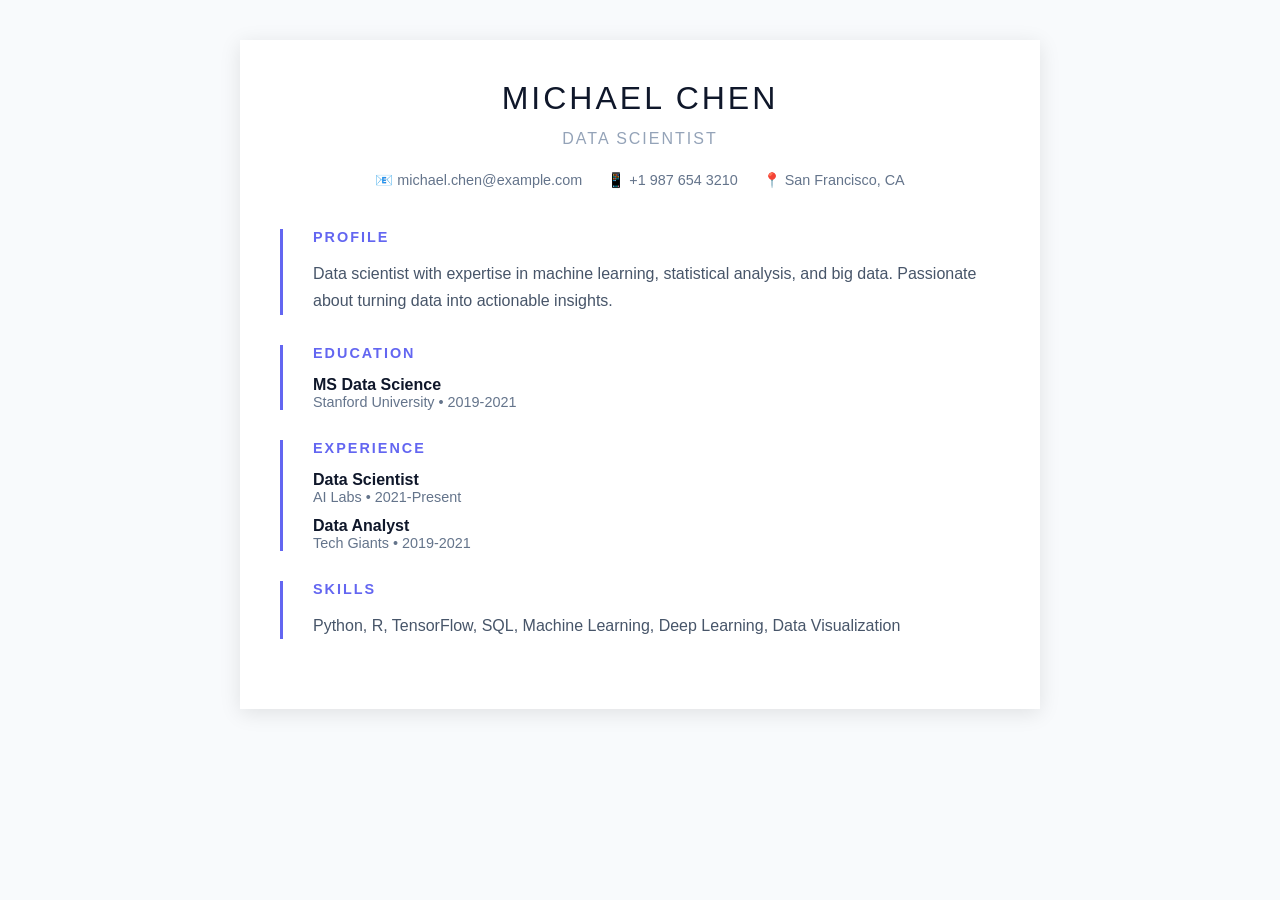
<file: templates/t3-modern.html>
<!DOCTYPE html>
<html lang="en">
<head>
    <meta charset="UTF-8">
    <meta name="viewport" content="width=device-width, initial-scale=1.0">
    <title>Modern Template Preview</title>
    <style>
        * { margin: 0; padding: 0; box-sizing: border-box; }
        body { font-family: 'Helvetica', Arial, sans-serif; padding: 40px; background: #f8fafc; }
        .resume { max-width: 800px; margin: 0 auto; background: white; padding: 40px; box-shadow: 0 4px 20px rgba(0,0,0,0.1); }
        .header { text-align: center; margin-bottom: 40px; }
        .name { font-size: 2rem; font-weight: 300; letter-spacing: 3px; margin-bottom: 8px; color: #0f172a; }
        .title { font-size: 1rem; color: #94a3b8; letter-spacing: 2px; margin-bottom: 20px; }
        .contact { display: flex; justify-content: center; gap: 25px; color: #64748b; font-size: 0.9rem; }
        .section { margin-bottom: 30px; padding-left: 30px; border-left: 3px solid #6366f1; }
        .section h3 { font-size: 0.9rem; text-transform: uppercase; letter-spacing: 2px; color: #6366f1; margin-bottom: 15px; }
        .item { margin-bottom: 12px; }
        .item div:first-child { font-weight: 600; color: #0f172a; }
        .item div:last-child { color: #64748b; font-size: 0.9rem; }
        p { color: #475569; line-height: 1.7; }
    </style>
</head>
<body>
    <div class="resume">
        <div class="header">
            <h1 class="name">MICHAEL CHEN</h1>
            <p class="title">DATA SCIENTIST</p>
            <div class="contact">
                <span>📧 michael.chen@example.com</span>
                <span>📱 +1 987 654 3210</span>
                <span>📍 San Francisco, CA</span>
            </div>
        </div>

        <div class="section">
            <h3>Profile</h3>
            <p style="font-size: 1rem;">Data scientist with expertise in machine learning, statistical analysis, and big data. Passionate about turning data into actionable insights.</p>
        </div>

        <div class="section">
            <h3>Education</h3>
            <div class="item">
                <div>MS Data Science</div>
                <div>Stanford University • 2019-2021</div>
            </div>
        </div>

        <div class="section">
            <h3>Experience</h3>
            <div class="item">
                <div>Data Scientist</div>
                <div>AI Labs • 2021-Present</div>
            </div>
            <div class="item">
                <div>Data Analyst</div>
                <div>Tech Giants • 2019-2021</div>
            </div>
        </div>

        <div class="section">
            <h3>Skills</h3>
            <p>Python, R, TensorFlow, SQL, Machine Learning, Deep Learning, Data Visualization</p>
        </div>
    </div>
</body>
</html>
</file>
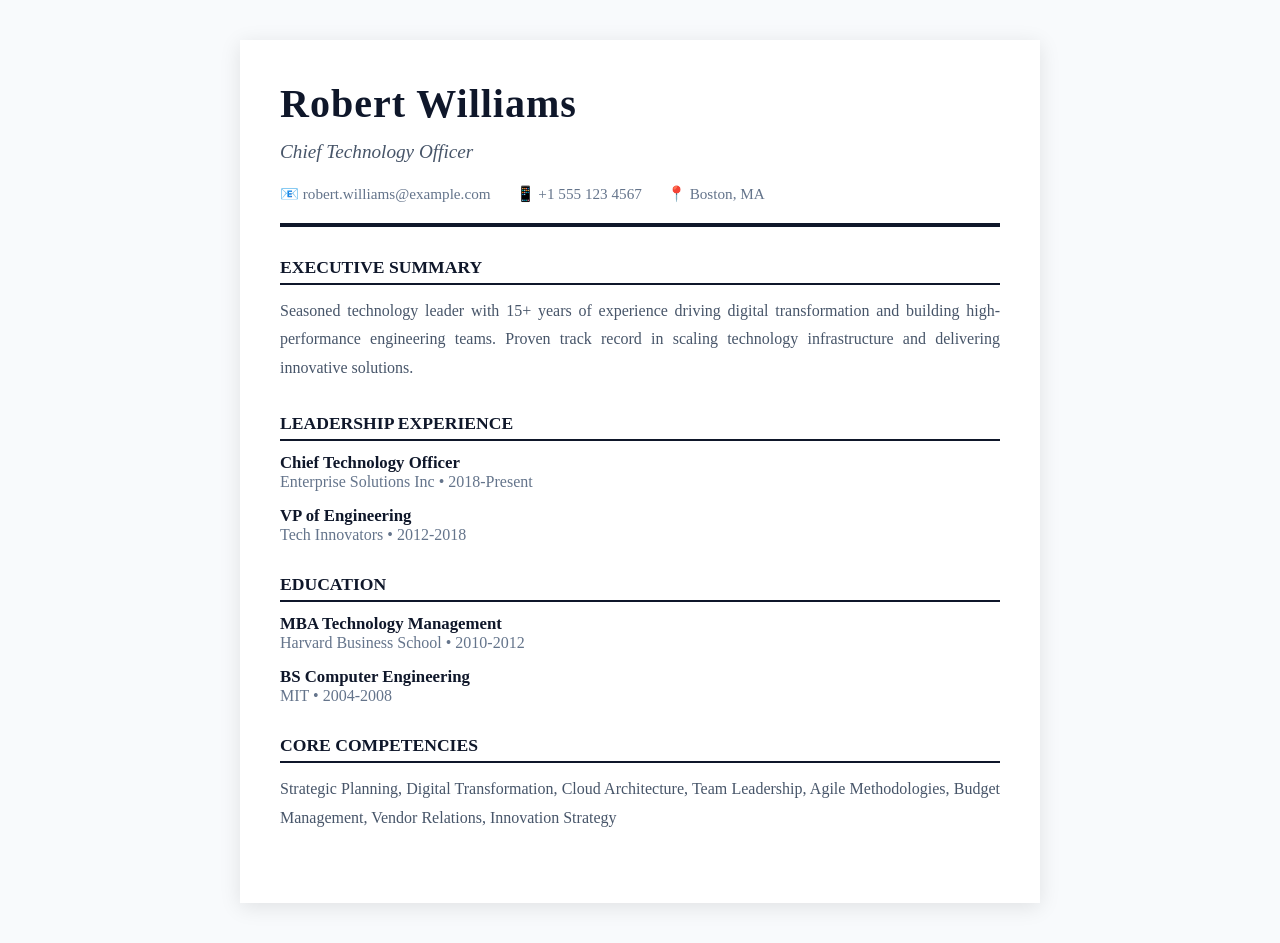
<file: templates/t5-executive.html>
<!DOCTYPE html>
<html lang="en">
<head>
    <meta charset="UTF-8">
    <meta name="viewport" content="width=device-width, initial-scale=1.0">
    <title>Executive Template Preview</title>
    <style>
        * { margin: 0; padding: 0; box-sizing: border-box; }
        body {
            font-family: 'Times New Roman', serif;
            padding: 40px;
            background: #f8fafc;
        }
        .resume {
            max-width: 800px;
            margin: 0 auto;
            background: white;
            padding: 40px;
            box-shadow: 0 4px 20px rgba(0,0,0,0.1);
        }
        .header {
            border-bottom: 4px solid #0f172a;
            padding-bottom: 20px;
            margin-bottom: 30px;
        }
        .name {
            font-size: 2.5rem;
            color: #0f172a;
            font-weight: 700;
            letter-spacing: 1px;
            margin-bottom: 8px;
        }
        .title {
            font-size: 1.2rem;
            color: #475569;
            font-style: italic;
        }
        .contact {
            display: flex;
            gap: 25px;
            margin-top: 15px;
            color: #64748b;
            font-size: 0.95rem;
        }
        .section {
            margin-bottom: 30px;
        }
        .section h3 {
            font-size: 1.1rem;
            color: #0f172a;
            text-transform: uppercase;
            margin-bottom: 12px;
            border-bottom: 2px solid #0f172a;
            padding-bottom: 5px;
        }
        .item {
            margin-bottom: 15px;
        }
        .item div:first-child {
            font-weight: 700;
            color: #0f172a;
            font-size: 1.05rem;
        }
        .item div:last-child {
            color: #64748b;
        }
        p {
            color: #475569;
            line-height: 1.8;
            text-align: justify;
        }
    </style>
</head>
<body>
    <div class="resume">
        <div class="header">
            <h1 class="name">Robert Williams</h1>
            <p class="title">Chief Technology Officer</p>
            <div class="contact">
                <span>📧 robert.williams@example.com</span>
                <span>📱 +1 555 123 4567</span>
                <span>📍 Boston, MA</span>
            </div>
        </div>

        <div class="section">
            <h3>Executive Summary</h3>
            <p>Seasoned technology leader with 15+ years of experience driving digital transformation and building high-performance engineering teams. Proven track record in scaling technology infrastructure and delivering innovative solutions.</p>
        </div>

        <div class="section">
            <h3>Leadership Experience</h3>
            <div class="item">
                <div>Chief Technology Officer</div>
                <div>Enterprise Solutions Inc • 2018-Present</div>
            </div>
            <div class="item">
                <div>VP of Engineering</div>
                <div>Tech Innovators • 2012-2018</div>
            </div>
        </div>

        <div class="section">
            <h3>Education</h3>
            <div class="item">
                <div>MBA Technology Management</div>
                <div>Harvard Business School • 2010-2012</div>
            </div>
            <div class="item">
                <div>BS Computer Engineering</div>
                <div>MIT • 2004-2008</div>
            </div>
        </div>

        <div class="section">
            <h3>Core Competencies</h3>
            <p>Strategic Planning, Digital Transformation, Cloud Architecture, Team Leadership, Agile Methodologies, Budget Management, Vendor Relations, Innovation Strategy</p>
        </div>
    </div>
</body>
</html>
</file>
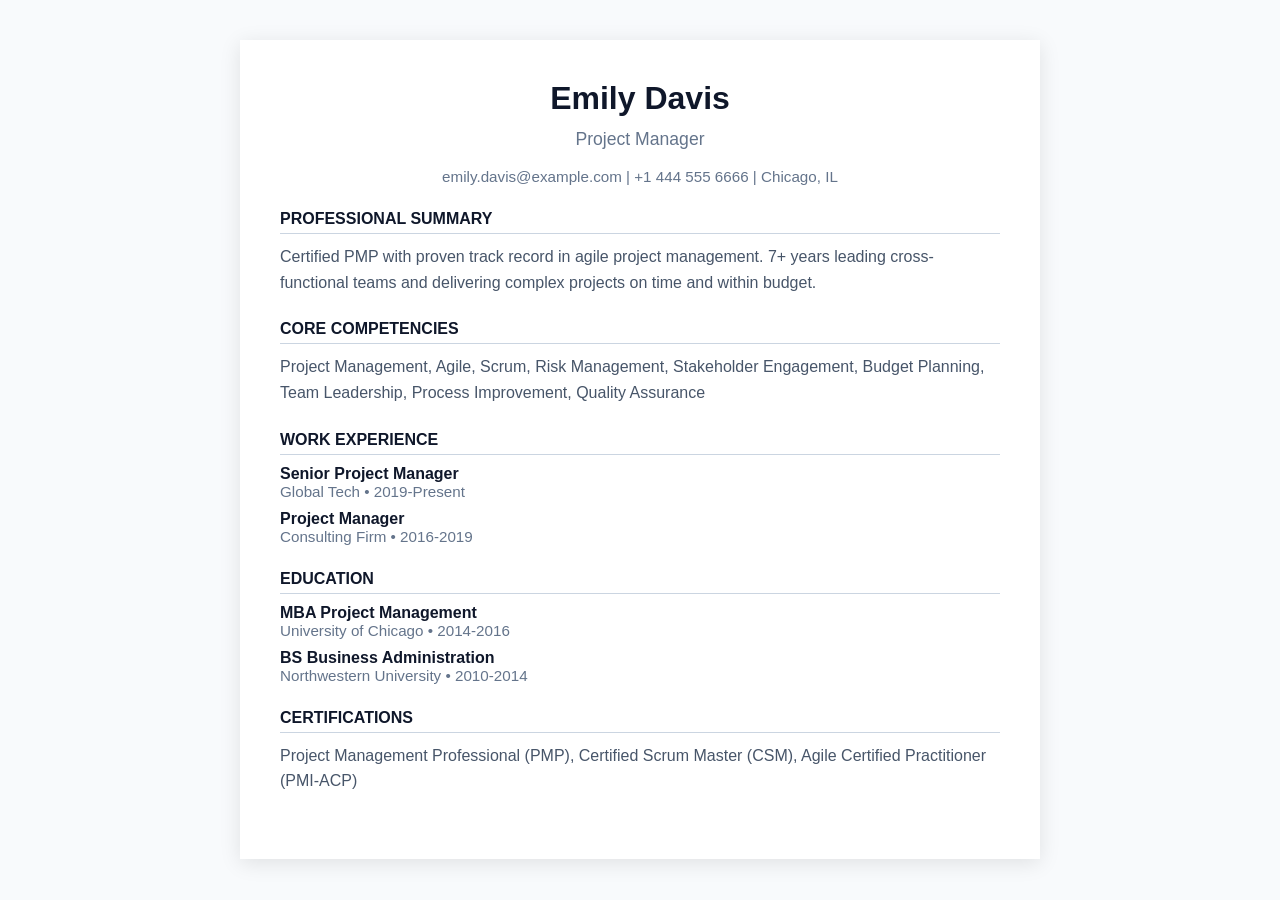
<file: templates/t6-ats-friendly.html>
<!DOCTYPE html>
<html lang="en">
<head>
    <meta charset="UTF-8">
    <meta name="viewport" content="width=device-width, initial-scale=1.0">
    <title>ATS Friendly Template Preview</title>
    <style>
        * { margin: 0; padding: 0; box-sizing: border-box; }
        body {
            font-family: Calibri, Arial, sans-serif;
            padding: 40px;
            background: #f8fafc;
        }
        .resume {
            max-width: 800px;
            margin: 0 auto;
            background: white;
            padding: 40px;
            box-shadow: 0 4px 20px rgba(0,0,0,0.1);
        }
        .header {
            text-align: center;
            margin-bottom: 25px;
        }
        .name {
            font-size: 2rem;
            color: #0f172a;
            font-weight: 700;
            margin-bottom: 8px;
        }
        .title {
            font-size: 1.1rem;
            color: #64748b;
            margin-bottom: 15px;
        }
        .contact {
            color: #64748b;
            font-size: 0.95rem;
        }
        .section {
            margin-bottom: 25px;
        }
        .section h3 {
            font-size: 1rem;
            color: #0f172a;
            text-transform: uppercase;
            margin-bottom: 10px;
            font-weight: 700;
            border-bottom: 1px solid #cbd5e1;
            padding-bottom: 5px;
        }
        .item {
            margin-bottom: 10px;
        }
        .item div:first-child {
            font-weight: 600;
            color: #0f172a;
        }
        .item div:last-child {
            color: #64748b;
            font-size: 0.95rem;
        }
        p {
            color: #475569;
            line-height: 1.6;
        }
    </style>
</head>
<body>
    <div class="resume">
        <div class="header">
            <h1 class="name">Emily Davis</h1>
            <p class="title">Project Manager</p>
            <div class="contact">
                emily.davis@example.com | +1 444 555 6666 | Chicago, IL
            </div>
        </div>

        <div class="section">
            <h3>Professional Summary</h3>
            <p>Certified PMP with proven track record in agile project management. 7+ years leading cross-functional teams and delivering complex projects on time and within budget.</p>
        </div>

        <div class="section">
            <h3>Core Competencies</h3>
            <p>Project Management, Agile, Scrum, Risk Management, Stakeholder Engagement, Budget Planning, Team Leadership, Process Improvement, Quality Assurance</p>
        </div>

        <div class="section">
            <h3>Work Experience</h3>
            <div class="item">
                <div>Senior Project Manager</div>
                <div>Global Tech • 2019-Present</div>
            </div>
            <div class="item">
                <div>Project Manager</div>
                <div>Consulting Firm • 2016-2019</div>
            </div>
        </div>

        <div class="section">
            <h3>Education</h3>
            <div class="item">
                <div>MBA Project Management</div>
                <div>University of Chicago • 2014-2016</div>
            </div>
            <div class="item">
                <div>BS Business Administration</div>
                <div>Northwestern University • 2010-2014</div>
            </div>
        </div>

        <div class="section">
            <h3>Certifications</h3>
            <p>Project Management Professional (PMP), Certified Scrum Master (CSM), Agile Certified Practitioner (PMI-ACP)</p>
        </div>
    </div>
</body>
</html>
</file>
